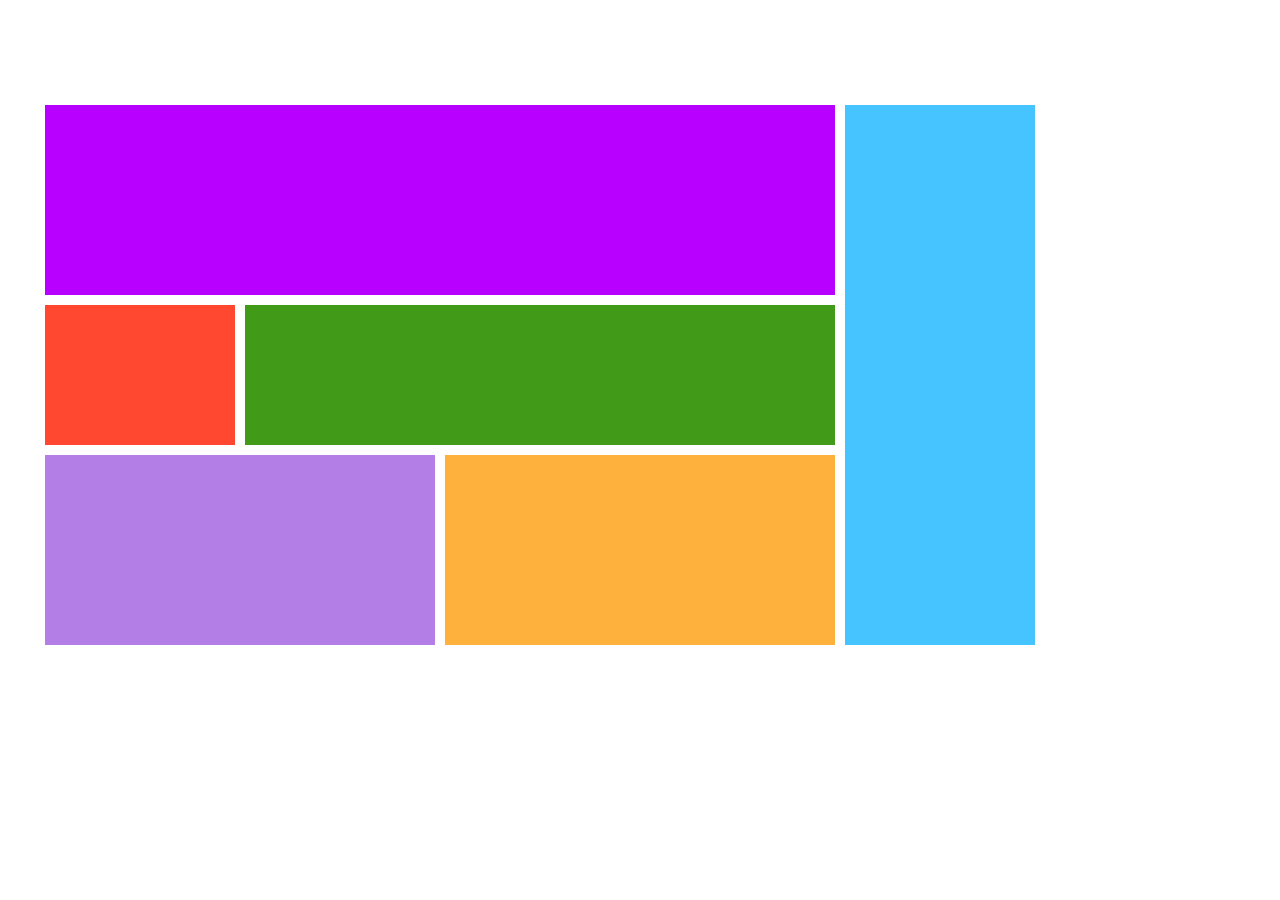
<file: Ejercicio_14/index.html>
<!DOCTYPE html>
<html lang="en">
<head>
    <meta charset="UTF-8">
    <meta name="viewport" content="width=device-width, initial-scale=1.0">
    <title>Uso_Grid</title>
    <link rel="stylesheet" href="style.css">
</head>
<body>
    <div class="grid-container">
        <div class="item-1"></div>
        <div class="item-2"></div>
        <div class="item-3"></div>
        <div class="item-4"></div>
        <div class="item-5"></div>
        <div class="item-6"></div>
    </div>
</body>
</html>
</file>
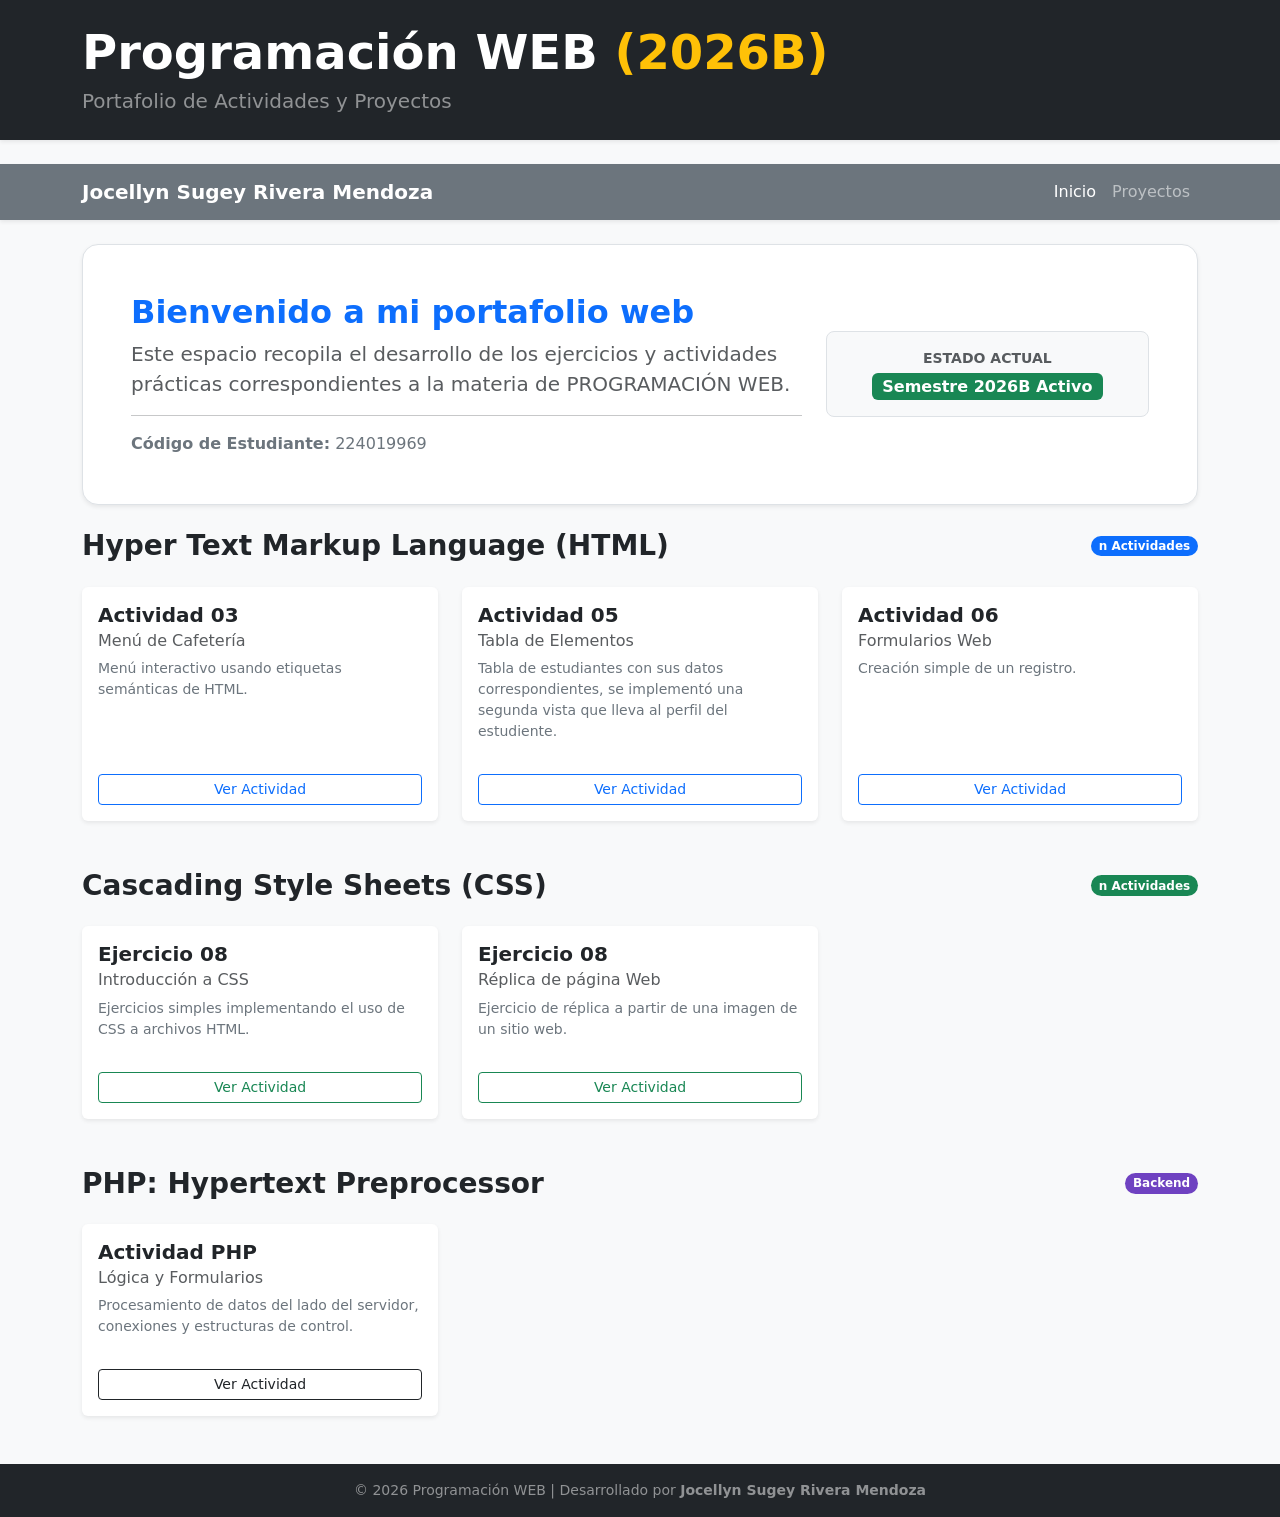
<file: home.html>
<!DOCTYPE html>
<html lang="es">
<head>
    <meta charset="UTF-8">
    <meta name="viewport" content="width=device-width, initial-scale=1.0">
    <title>Portafolio - Programación WEB (2026B)</title>
    <link href="https://cdn.jsdelivr.net/npm/bootstrap@5.3.3/dist/css/bootstrap.min.css" rel="stylesheet" integrity="sha384-QWTKZyjpPEjISv5WaRU9OFeRpok6YctnYmDr5pNlyT2bRjXh0JMhjY6hW+ALEwIH" crossorigin="anonymous">
</head>
<body class="bg-light d-flex flex-column min-vh-100">

    <!-- HEADER -->
    <header class="bg-dark text-white py-4 shadow-sm mb-4">
        <div class="container text-center text-md-start">
            <h1 class="display-5 fw-bold mb-1">Programación WEB <span class="text-warning">(2026B)</span></h1>
            <p class="lead text-white-50 mb-0">Portafolio de Actividades y Proyectos</p>
        </div>
    </header>

    <!-- NAV -->
    <nav class="navbar navbar-expand-lg navbar-dark bg-secondary mb-4 shadow-sm">
        <div class="container">
            <a class="navbar-brand fw-semibold" href="#">Jocellyn Sugey Rivera Mendoza</a>
            <button class="navbar-toggler" type="button" data-bs-toggle="collapse" data-bs-target="#navbarNav" aria-controls="navbarNav" aria-expanded="false" aria-label="Toggle navigation">
                <span class="navbar-toggler-icon"></span>
            </button>
            <div class="collapse navbar-collapse" id="navbarNav">
                <ul class="navbar-nav ms-auto">
                    <li class="nav-item">
                        <a class="nav-link active" aria-current="page" href="#">Inicio</a>
                    </li>
                    <li class="nav-item">
                        <a class="nav-link" href="#proyectos">Proyectos</a>
                    </li>
                </ul>
            </div>
        </div>
    </nav>

    <!-- CONTAINER -->
    <main class="container my-auto">
        <section class="p-4 p-md-5 mb-4 rounded-4 bg-white shadow-sm border">
            <div class="row align-items-center">
                <div class="col-md-8">
                    <h2 class="text-primary fw-bold">Bienvenido a mi portafolio web</h2>
                    <p class="text-muted fs-5">Este espacio recopila el desarrollo de los ejercicios y actividades prácticas correspondientes a la materia de PROGRAMACIÓN WEB.</p>
                    <hr class="my-3">
                    <p class="mb-0 text-secondary"><strong>Código de Estudiante:</strong> 224019969</p>
                </div>
                <div class="col-md-4 text-center mt-4 mt-md-0">
                    <div class="p-3 bg-light rounded-3 border">
                        <span class="text-uppercase small text-muted d-block fw-bold">Estado actual</span>
                        <span class="badge bg-success fs-6 mt-1">Semestre 2026B Activo</span>
                    </div>
                </div>
            </div>
        </section>

        <!-- SECCIÓN PARA PROYECTOS HTML -->
        <section id="proyectos" class="mb-5">
            <div class="d-flex align-items-center justify-content-between mb-4">
                <h3 class="fw-bold text-dark m-0">Hyper Text Markup Language (HTML)</h3>
                <span class="badge bg-primary rounded-pill">n Actividades</span>
            </div>

            <div class="row row-cols-1 row-cols-md-3 g-4">
                <div class="col">
                    <div class="card h-100 shadow-sm border-0">
                        <div class="card-body d-flex flex-column">
                            <h5 class="card-title fw-bold text-dark">Actividad 03</h5>
                            <h6 class="card-subtitle mb-2 text-muted">Menú de Cafetería</h6>
                            <p class="card-text text-secondary small flex-grow-1">Menú interactivo usando etiquetas semánticas de HTML.</p>
                            <a href="Ejercicio_3_Menu/inicio.html" class="btn btn-outline-primary btn-sm mt-3 w-100">Ver Actividad</a>
                        </div>
                    </div>
                </div>

                <div class="col">
                    <div class="card h-100 shadow-sm border-0">
                        <div class="card-body d-flex flex-column">
                            <h5 class="card-title fw-bold text-dark">Actividad 05</h5>
                            <h6 class="card-subtitle mb-2 text-muted">Tabla de Elementos</h6>
                            <p class="card-text text-secondary small flex-grow-1">Tabla de estudiantes con sus datos correspondientes, se implementó una segunda vista que lleva al perfil del estudiente.</p>
                            <a href="Ejercicio_5_Tabla/home.html" class="btn btn-outline-primary btn-sm mt-3 w-100">Ver Actividad</a>
                        </div>
                    </div>
                </div>

                <div class="col">
                    <div class="card h-100 shadow-sm border-0">
                        <div class="card-body d-flex flex-column">
                            <h5 class="card-title fw-bold text-dark">Actividad 06</h5>
                            <h6 class="card-subtitle mb-2 text-muted">Formularios Web</h6>
                            <p class="card-text text-secondary small flex-grow-1">Creación simple de un registro.</p>
                            <a href="Ejercicio_6_Formularios/Actividad_6_Formularios.html" class="btn btn-outline-primary btn-sm mt-3 w-100">Ver Actividad</a>
                        </div>
                    </div>
                </div>
            </div> 
        </section>

        <!-- SECCIÓN PARA PROYECTOS CSS -->
        <section id="proyectos-css" class="mb-5">
            <div class="d-flex align-items-center justify-content-between mb-4">
                <h3 class="fw-bold text-dark m-0">Cascading Style Sheets (CSS)</h3>
                <span class="badge bg-success rounded-pill">n Actividades</span>
            </div>

            <div class="row row-cols-1 row-cols-md-3 g-4">

                <div class="col">
                    <div class="card h-100 shadow-sm border-0">
                        <div class="card-body d-flex flex-column">
                            <h5 class="card-title fw-bold text-dark">Ejercicio 08</h5>
                            <h6 class="card-subtitle mb-2 text-muted">Introducción a CSS</h6>
                            <p class="card-text text-secondary small flex-grow-1">Ejercicios simples implementando el uso de CSS a archivos HTML.</p>
                            <a href="Ejercicio_8_introCSS/Ejercicio_8_IntroCSS.html" class="btn btn-outline-success btn-sm mt-3 w-100">Ver Actividad</a>
                        </div>
                    </div>
                </div>

                    <div class="col">
                        <div class="card h-100 shadow-sm border-0">
                            <div class="card-body d-flex flex-column">
                                <h5 class="card-title fw-bold text-dark">Ejercicio 08</h5>
                                <h6 class="card-subtitle mb-2 text-muted">Réplica de página Web</h6>
                                <p class="card-text text-secondary small flex-grow-1">Ejercicio de réplica a partir de una imagen de un sitio web.</p>
                                <a href="Ejercicio_08_paginaNaranja/index.html" class="btn btn-outline-success btn-sm mt-3 w-100">Ver Actividad</a>
                            </div>
                        </div>
                    </div>
                </div>

            </div>



        </section>

        <!-- SECCIÓN PARA PROYECTOS PHP -->
        <section id="proyectos-php" class="mb-5">
            <div class="d-flex align-items-center justify-content-between mb-4">
                <h3 class="fw-bold text-dark m-0">PHP: Hypertext Preprocessor</h3>
                <span class="badge bg-purple rounded-pill" style="background-color: #6f42c1;">Backend</span>
            </div>

            <!--AUN NO HAY NADA-->
            <div class="row row-cols-1 row-cols-md-3 g-4">
                <div class="col">
                    <div class="card h-100 shadow-sm border-0">
                        <div class="card-body d-flex flex-column">
                            <h5 class="card-title fw-bold text-dark">Actividad PHP</h5>
                            <h6 class="card-subtitle mb-2 text-muted">Lógica y Formularios</h6>
                            <p class="card-text text-secondary small flex-grow-1">Procesamiento de datos del lado del servidor, conexiones y estructuras de control.</p>
                            <a href="#" class="btn btn-outline-dark btn-sm mt-3 w-100">Ver Actividad</a>
                        </div>
                    </div>
                </div>
            </div>
        </section>
    </main>

    <!-- FOOTER -->
    <footer class="bg-dark text-white text-center py-3 mt-auto shadow-inner">
        <div class="container">
            <p class="mb-0 small text-white-50">© 2026 Programación WEB | Desarrollado por <strong>Jocellyn Sugey Rivera Mendoza</strong></p>
        </div>
    </footer>

    <script src="https://cdn.jsdelivr.net/npm/bootstrap@5.3.3/dist/js/bootstrap.bundle.min.js" integrity="sha384-YvpcrYf0tY3lHB60NNkmXc5s9fDVZLESaAA55NDzivh9GkcIdslK1eN7N6jIeHz" crossorigin="anonymous"></script>
</body>
</html>
</file>
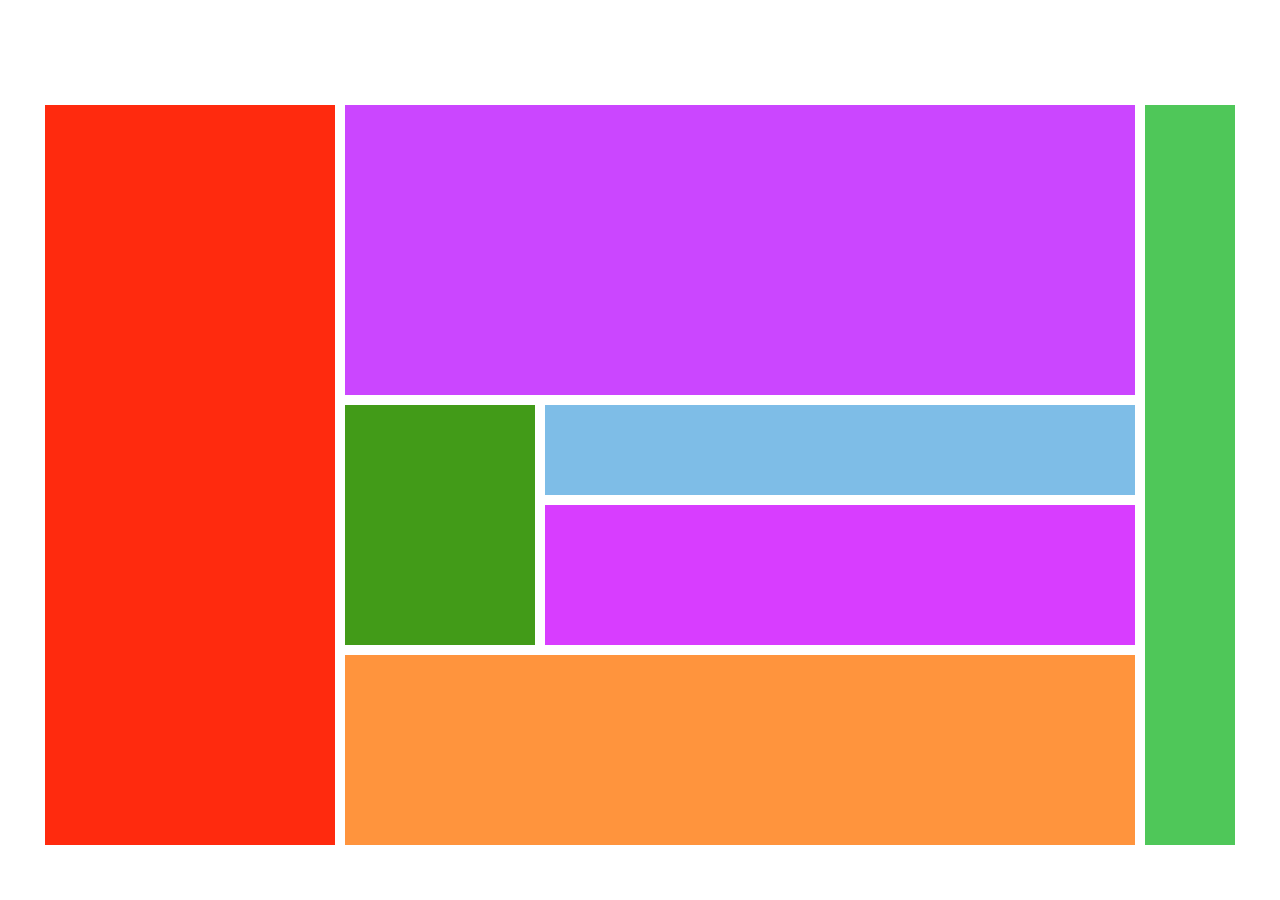
<file: Ejercicio_14/Indexx.html>
<!DOCTYPE html>
<html lang="en">
<head>
    <meta charset="UTF-8">
    <meta name="viewport" content="width=device-width, initial-scale=1.0">
    <title>Uso_Grid</title>
    <link rel="stylesheet" href="style2.css">
</head>
<body>
    <div class="grid-container">
        <div class="item-1"></div>
        <div class="item-2"></div>
        <div class="item-3"></div>
        <div class="item-4"></div>
        <div class="item-5"></div>
        <div class="item-6"></div>
        <div class="item-7"></div>
    </div>
</body>
</html>
</file>
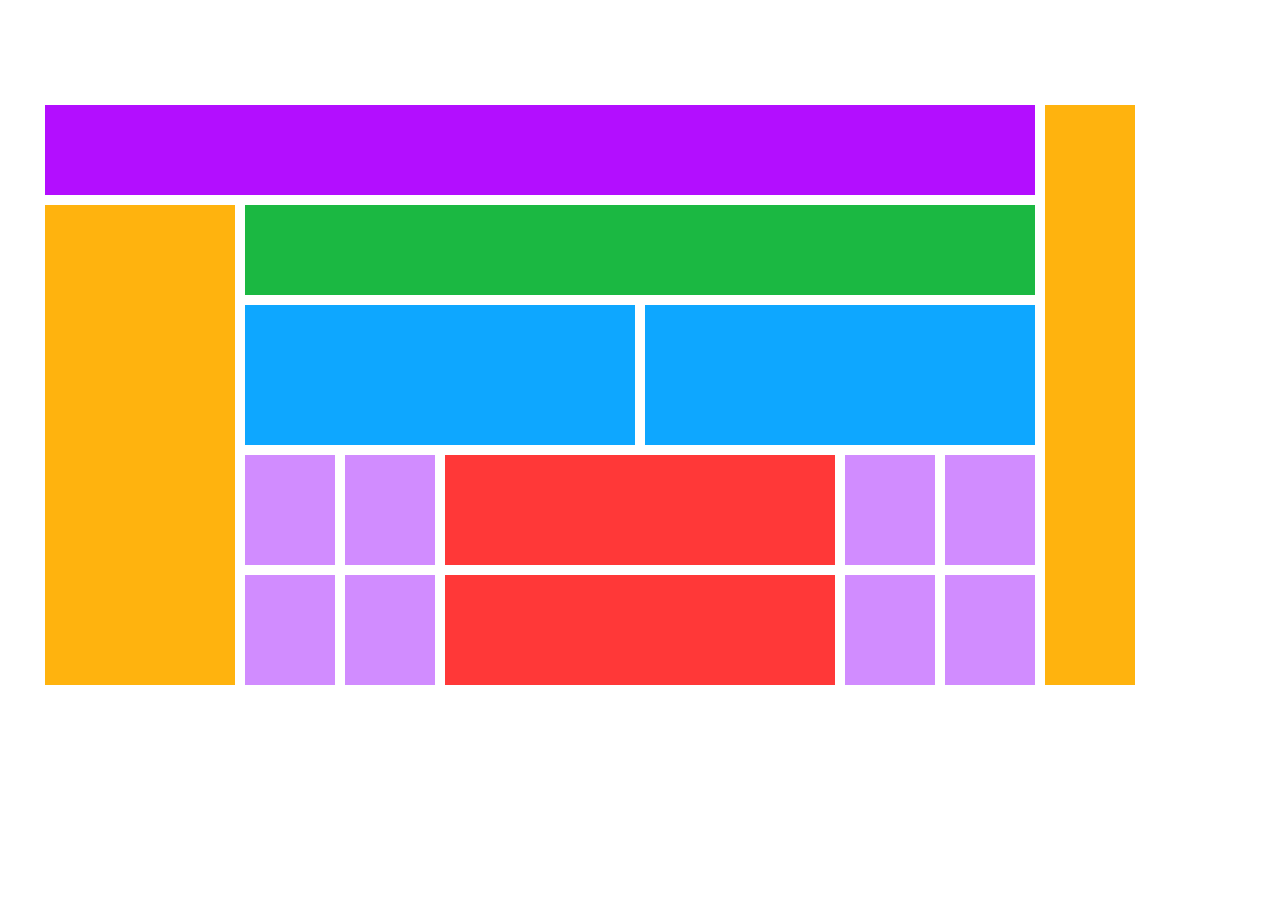
<file: Ejercicio_14/IndexxX.html>
<!DOCTYPE html>
<html lang="en">
<head>
    <meta charset="UTF-8">
    <meta name="viewport" content="width=device-width, initial-scale=1.0">
    <title>Uso_Grid</title>
    <link rel="stylesheet" href="style3.css">
</head>
<body>
    <div class="grid-container">
        <div class="item-1"></div>
        <div class="item-2"></div>
        <div class="item-3"></div>
        <div class="item-4"></div>
        <div class="item-5"></div>
        <div class="item-6"></div>
        <div class="item-7"></div>
        <div class="item-8"></div>
        <div class="item-9"></div>
        <div class="item-10"></div>
        <div class="item-11"></div>
        <div class="item-12"></div>
        <div class="item-13"></div>
        <div class="item-14"></div>
        <div class="item-15"></div>
        <div class="item-16"></div>

    </div>
</body>
</html>
</file>
<file: Ejercicio_14/style.css>
*{
    margin: 0;
    box-sizing: border-box;
}
.grid-container{
    margin: 100px auto;
    width: 100%;
    height: 400px;
    max-width: 1200px;

    display: grid;
    grid-template-columns: repeat(10, 100px); /*Define columnas*/
    grid-template-rows: 200px 150px 200px; /*Define las filas*/

}

.item-1{
    margin: 5px;
    background-color: rgb(183, 0, 255);
    /*Primer valor donde inicia, segundo donde termina*/
    grid-column: 1/9;
}

.item-2{
    margin: 5px;
    padding: 2em;
    background-color: rgb(70, 196, 255);
    grid-column: 9/11;
    grid-row: -4/-1;
}

.item-3{
    margin: 5px;
    padding: 2em;
    background-color: rgb(255, 72, 47);
    grid-column: 1/3;
}

.item-4{
    margin: 5px;
    padding: 2em;
    background-color: rgb(66, 155, 24);
    grid-column: 3/9;
}

.item-5{
    margin: 5px;
    padding: 2em;
    background-color: rgb(180, 126, 231);
    grid-column: 1/5;
}

.item-6{
    margin: 5px;
    padding: 2em;
    background-color: rgb(255, 177, 61);
    grid-column: 5/9;
}
</file>
<file: Ejercicio_14/style2.css>
*{
    margin: 0;
    box-sizing: border-box;
}
.grid-container{
    margin: 100px auto;
    width: 100%;
    height: 400px;
    max-width: 1200px;

    display: grid;
    grid-template-columns: repeat(12, 100px); /*Define columnas*/
    grid-template-rows: 300px 100px 150px 200px; /*Define las filas*/

}

.item-1{
    margin: 5px;
    background-color: rgb(255, 42, 14);
    /*Primer valor donde inicia, segundo donde termina*/
    grid-column: 1/4;
    grid-row: 1/5;
}

.item-2{
    margin: 5px;
    padding: 2em;
    background-color: rgb(203, 70, 255);
    grid-column: 4/12;
}

.item-3{
    margin: 5px;
    padding: 2em;
    background-color: rgb(79, 199, 89);
    grid-column: 12/13;
    grid-row: 1/7;
}

.item-4{
    margin: 5px;
    padding: 2em;
    background-color: rgb(66, 155, 24);
    grid-column: 4/6;
    grid-row: 2/4;
}

.item-5{
    margin: 5px;
    padding: 2em;
    background-color: rgb(126, 189, 231);
    grid-column: 6/12;
    
}

.item-6{
    margin: 5px;
    padding: 2em;
    background-color: rgb(216, 61, 255);
    grid-column: 6/12;
}

.item-7{
    margin: 5px;
    padding: 2em;
    background-color: rgb(255, 148, 61);
    grid-column: 4/12;
}
</file>
<file: Ejercicio_14/style3.css>
*{
    margin: 0;
    box-sizing: border-box;
}
.grid-container{
    margin: 100px auto;
    width: 100%;
    height: 400px;
    max-width: 1200px;

    display: grid;
    grid-template-columns: repeat(11, 100px); /*Define columnas*/
    grid-template-rows: 100px 100px 150px 120px 120px; /*Define las filas*/

}

.item-1{
    margin: 5px;
    background-color: rgb(179, 14, 255);
    /*Primer valor donde inicia, segundo donde termina*/
    grid-column: 1/11;
}

.item-2{
    margin: 5px;
    background-color: rgb(255, 179, 14);
    grid-column: 11/12;
    grid-row: 1/6;
}

.item-3{
    margin: 5px;
    background-color: rgb(255, 179, 14);
    grid-column: 1/3;
    grid-row: 2/6;
}

.item-4{
    margin: 5px;
    background-color: rgb(27, 184, 66);
    grid-column: 3/11;
}

.item-5{
    margin: 5px;
    background-color: rgb(14, 167, 255);
    grid-column: 3/7;
}

.item-6{
    margin: 5px;
    background-color: rgb(14, 167, 255);
    grid-column: 7/11;
}

.item-7{
    margin: 5px;
    background-color: rgb(209, 140, 255);
    grid-column: 3/4;
}

.item-8{
    margin: 5px;
    background-color: rgb(209, 140, 255);
    grid-column: 4/5;
}

.item-9{
    margin: 5px;
    background-color: rgb(255, 56, 56);
    grid-column: 5/9;

}

.item-10{
    margin: 5px;
    background-color: rgb(209, 140, 255);
    grid-column: 9/10;
}

.item-11{
    margin: 5px;
    background-color: rgb(209, 140, 255);
    grid-column: 10/11;
}

.item-12{
    margin: 5px;
    background-color: rgb(209, 140, 255);
    grid-column: 3/4;
}

.item-13{
    margin: 5px;
    background-color: rgb(209, 140, 255);
    grid-column: 4/5;
}

.item-14{
    margin: 5px;
    background-color: rgb(255, 56, 56);
    grid-column: 5/9;

}

.item-15{
    margin: 5px;
    background-color: rgb(209, 140, 255);
    grid-column: 9/10;
}

.item-16{
    margin: 5px;
    background-color: rgb(209, 140, 255);
    grid-column: 10/11;
}
</file>
